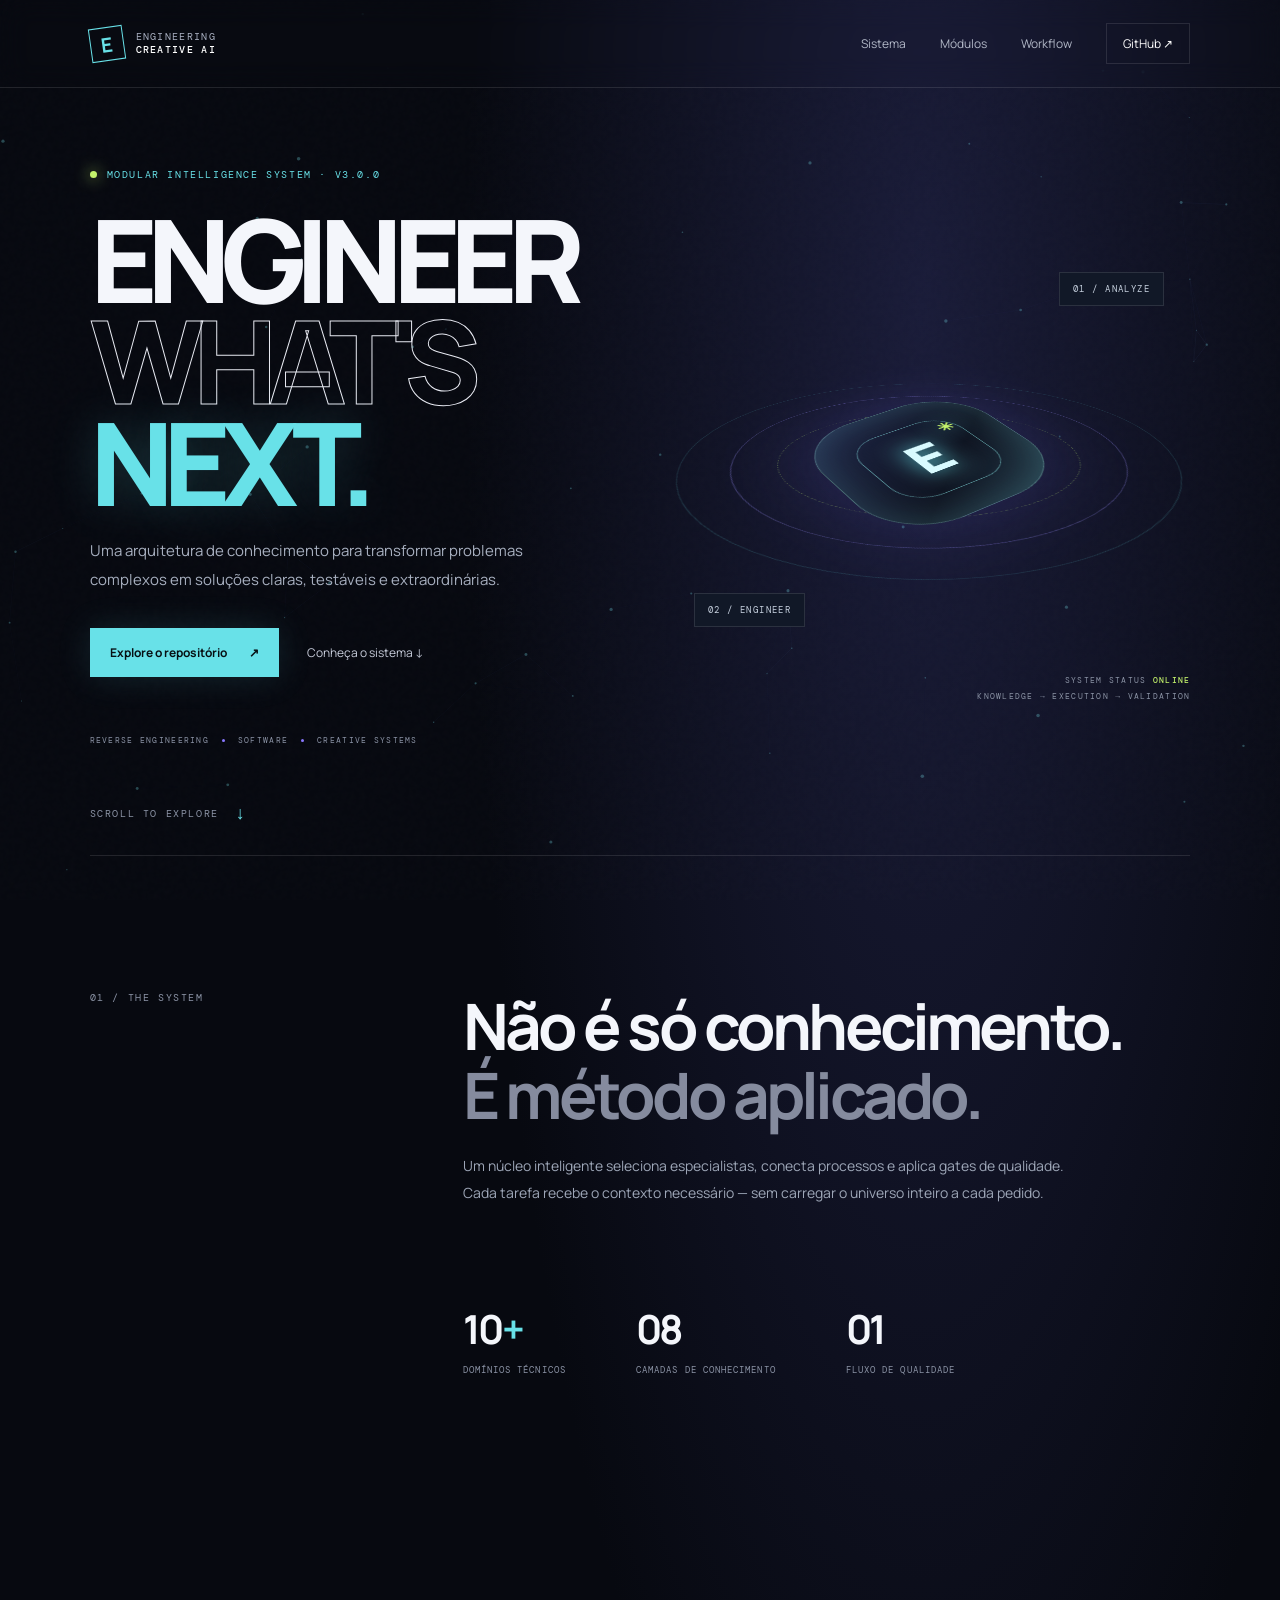
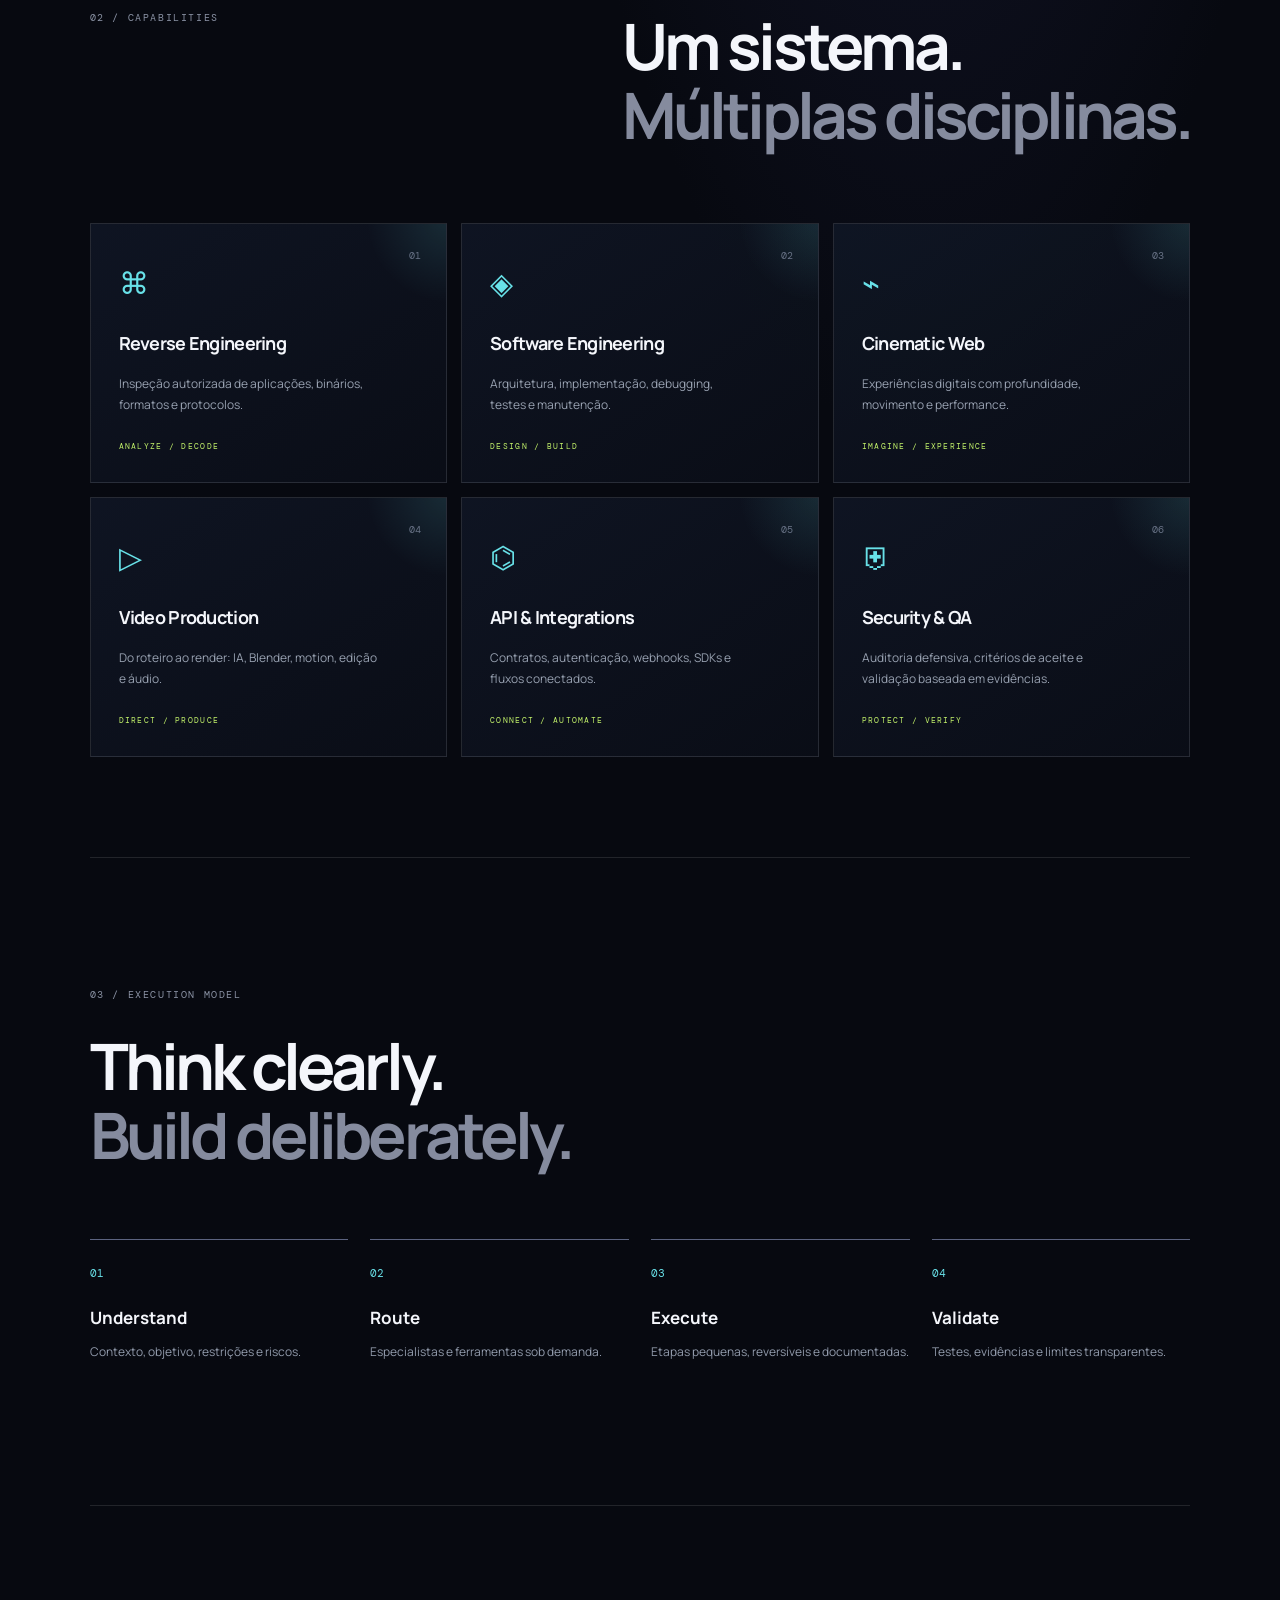
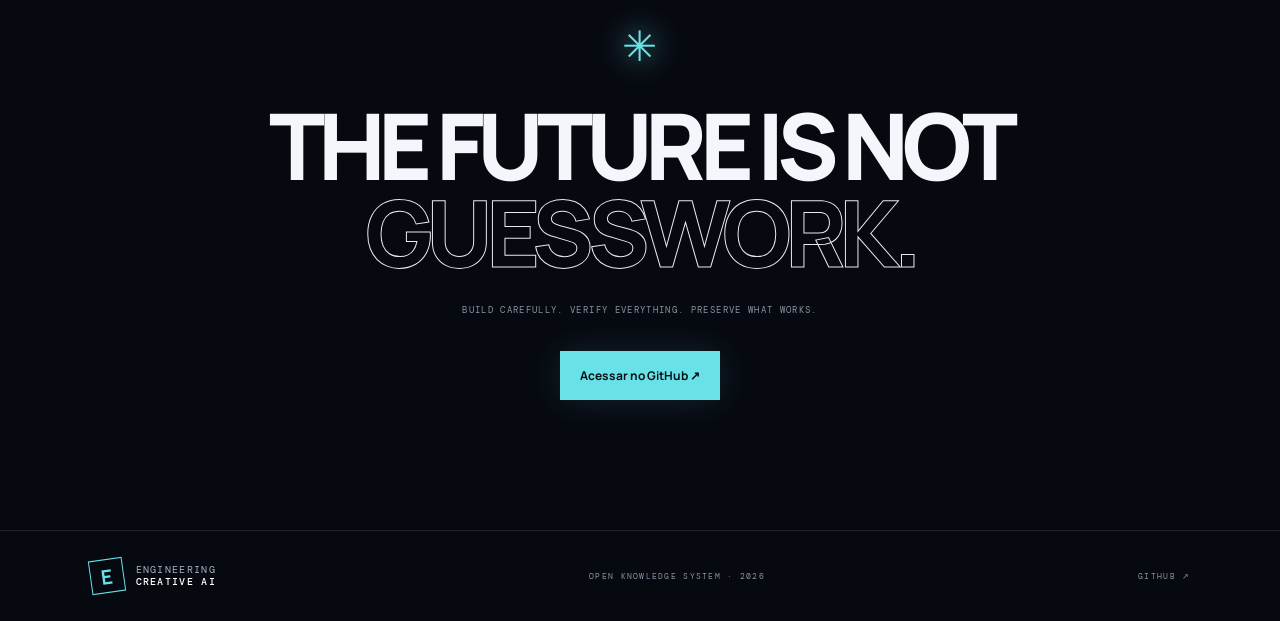
<file: portal/index.html>
<!doctype html>
<html lang="pt-BR">
<head>
  <meta charset="utf-8"><meta name="viewport" content="width=device-width, initial-scale=1">
  <meta name="theme-color" content="#070910">
  <meta name="description" content="Engineering Creative AI — sistema modular de inteligência para engenharia, software, vídeo e experiências digitais.">
  <title>Engineering Creative AI — Build beyond the ordinary</title>
  <link rel="preconnect" href="https://fonts.googleapis.com"><link rel="preconnect" href="https://fonts.gstatic.com" crossorigin>
  <link href="https://fonts.googleapis.com/css2?family=DM+Mono:wght@400;500&family=Manrope:wght@400;500;600;700;800&display=swap" rel="stylesheet">
  <link rel="stylesheet" href="styles.css">
</head>
<body>
  <canvas id="particles" aria-hidden="true"></canvas>
  <div class="noise" aria-hidden="true"></div>
  <header class="nav"><a class="brand" href="#top"><span class="brand-mark">E</span><span>ENGINEERING<br><b>CREATIVE AI</b></span></a><nav><a href="#system">Sistema</a><a href="#modules">Módulos</a><a href="#workflow">Workflow</a><a class="nav-cta" href="https://github.com/LLGGJ/engineering-creative-ai">GitHub ↗</a></nav></header>
  <main id="top">
    <section class="hero section-shell">
      <div class="hero-copy reveal"><div class="eyebrow"><span class="pulse"></span> MODULAR INTELLIGENCE SYSTEM · V3.0.0</div><h1>ENGINEER<br><span>WHAT'S</span><br><em>NEXT.</em></h1><p class="hero-lead">Uma arquitetura de conhecimento para transformar problemas complexos em soluções claras, testáveis e extraordinárias.</p><div class="hero-actions"><a class="button primary" href="https://github.com/LLGGJ/engineering-creative-ai">Explore o repositório <span>↗</span></a><a class="text-link" href="#system">Conheça o sistema <span>↓</span></a></div><div class="hero-meta"><span>REVERSE ENGINEERING</span><i></i><span>SOFTWARE</span><i></i><span>CREATIVE SYSTEMS</span></div></div>
      <div class="hero-visual reveal" aria-label="Composição abstrata 3D representando camadas de inteligência"><div class="orbit orbit-a"></div><div class="orbit orbit-b"></div><div class="orbit orbit-c"></div><div class="core-object"><div class="core-inner">E<span>✳</span></div></div><div class="float-tag tag-top">01 / ANALYZE</div><div class="float-tag tag-bottom">02 / ENGINEER</div><div class="visual-caption">SYSTEM STATUS <b>ONLINE</b><br>KNOWLEDGE → EXECUTION → VALIDATION</div></div>
      <div class="scroll-cue">SCROLL TO EXPLORE <span>↓</span></div>
    </section>
    <section id="system" class="intro section-shell reveal"><div class="section-index">01 / THE SYSTEM</div><div><h2>Não é só conhecimento.<br><span>É método aplicado.</span></h2><p>Um núcleo inteligente seleciona especialistas, conecta processos e aplica gates de qualidade. Cada tarefa recebe o contexto necessário — sem carregar o universo inteiro a cada pedido.</p></div><div class="stat-grid"><div><strong>10<span>+</span></strong><small>DOMÍNIOS TÉCNICOS</small></div><div><strong>08</strong><small>CAMADAS DE CONHECIMENTO</small></div><div><strong>01</strong><small>FLUXO DE QUALIDADE</small></div></div></section>
    <section id="modules" class="modules section-shell"><div class="section-heading reveal"><div class="section-index">02 / CAPABILITIES</div><h2>Um sistema.<br><span>Múltiplas disciplinas.</span></h2></div><div class="module-grid">
      <article class="module-card reveal"><div class="card-number">01</div><div class="card-icon">⌘</div><h3>Reverse Engineering</h3><p>Inspeção autorizada de aplicações, binários, formatos e protocolos.</p><span>ANALYZE / DECODE</span></article>
      <article class="module-card reveal"><div class="card-number">02</div><div class="card-icon">◈</div><h3>Software Engineering</h3><p>Arquitetura, implementação, debugging, testes e manutenção.</p><span>DESIGN / BUILD</span></article>
      <article class="module-card reveal"><div class="card-number">03</div><div class="card-icon">⌁</div><h3>Cinematic Web</h3><p>Experiências digitais com profundidade, movimento e performance.</p><span>IMAGINE / EXPERIENCE</span></article>
      <article class="module-card reveal"><div class="card-number">04</div><div class="card-icon">▷</div><h3>Video Production</h3><p>Do roteiro ao render: IA, Blender, motion, edição e áudio.</p><span>DIRECT / PRODUCE</span></article>
      <article class="module-card reveal"><div class="card-number">05</div><div class="card-icon">⌬</div><h3>API & Integrations</h3><p>Contratos, autenticação, webhooks, SDKs e fluxos conectados.</p><span>CONNECT / AUTOMATE</span></article>
      <article class="module-card reveal"><div class="card-number">06</div><div class="card-icon">⛨</div><h3>Security & QA</h3><p>Auditoria defensiva, critérios de aceite e validação baseada em evidências.</p><span>PROTECT / VERIFY</span></article>
    </div></section>
    <section id="workflow" class="workflow section-shell reveal"><div class="section-index">03 / EXECUTION MODEL</div><h2>Think clearly.<br><span>Build deliberately.</span></h2><div class="steps"><div><b>01</b><h3>Understand</h3><p>Contexto, objetivo, restrições e riscos.</p></div><div><b>02</b><h3>Route</h3><p>Especialistas e ferramentas sob demanda.</p></div><div><b>03</b><h3>Execute</h3><p>Etapas pequenas, reversíveis e documentadas.</p></div><div><b>04</b><h3>Validate</h3><p>Testes, evidências e limites transparentes.</p></div></div></section>
    <section class="manifesto section-shell reveal"><div class="manifesto-mark">✳</div><p>THE FUTURE IS NOT<br><span>GUESSWORK.</span></p><small>BUILD CAREFULLY. VERIFY EVERYTHING. PRESERVE WHAT WORKS.</small><a class="button primary" href="https://github.com/LLGGJ/engineering-creative-ai">Acessar no GitHub ↗</a></section>
  </main>
  <footer><a class="brand" href="#top"><span class="brand-mark">E</span><span>ENGINEERING<br><b>CREATIVE AI</b></span></a><span>OPEN KNOWLEDGE SYSTEM · 2026</span><a href="https://github.com/LLGGJ/engineering-creative-ai">GITHUB ↗</a></footer>
  <script src="script.js"></script>
</body></html>
</file>
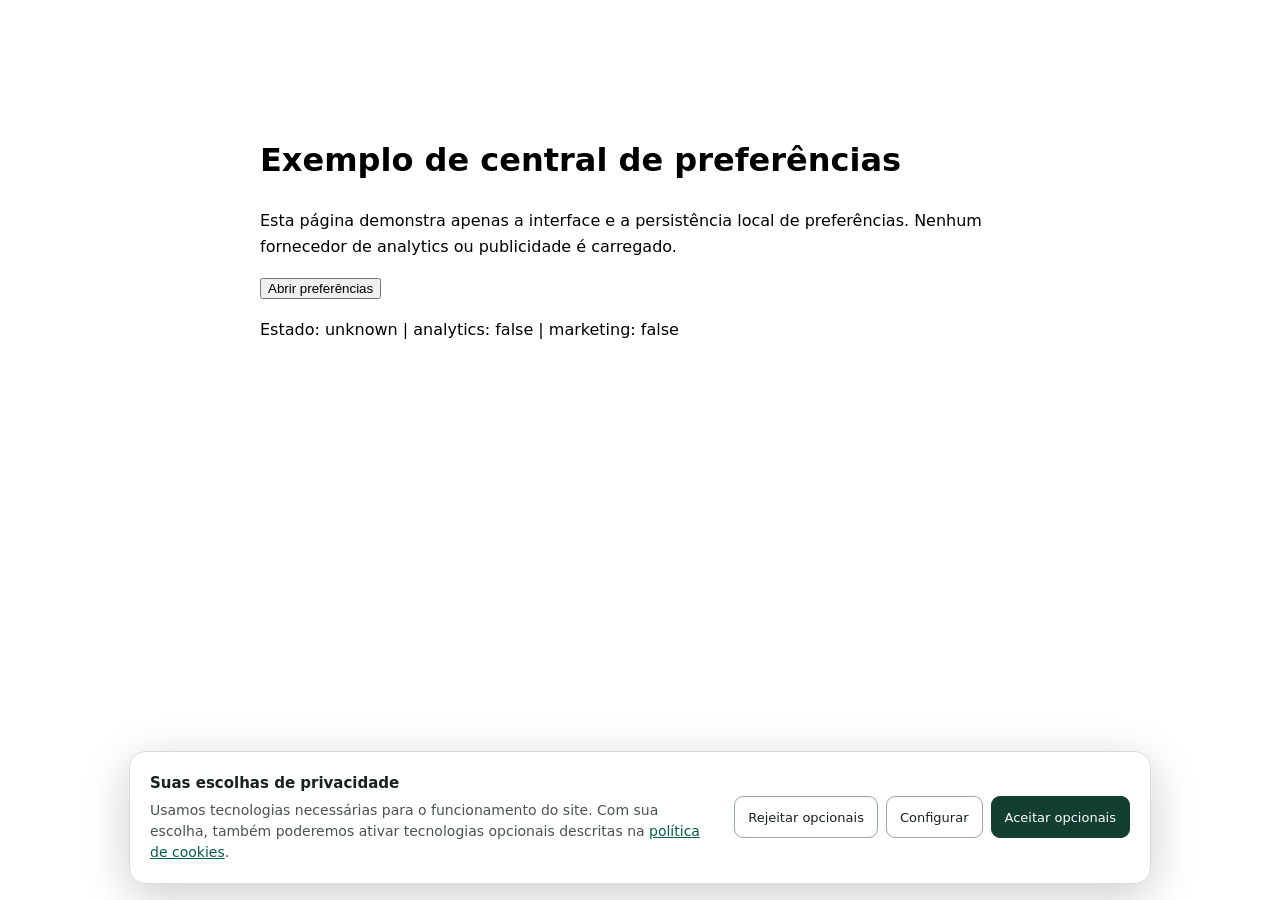
<file: WEB/LEGAL-COMPLIANCE/COOKIE-CONSENT-EXAMPLE/demo.html>
<!doctype html>
<html lang="pt-BR">
<head>
  <meta charset="utf-8">
  <meta name="viewport" content="width=device-width, initial-scale=1">
  <title>Demonstração — preferências de cookies</title>
  <link rel="stylesheet" href="cookie-consent.css">
  <script defer src="cookie-consent.js"></script>
</head>
<body>
  <main style="max-width:760px;margin:10vh auto;padding:24px;font:16px/1.6 system-ui">
    <h1>Exemplo de central de preferências</h1>
    <p>Esta página demonstra apenas a interface e a persistência local de preferências. Nenhum fornecedor de analytics ou publicidade é carregado.</p>
    <button type="button" onclick="window.CookieConsent?.openPreferences()">Abrir preferências</button>
    <p id="choice" aria-live="polite">Aguardando inicialização…</p>
  </main>
  <script>
    window.addEventListener("cookieconsent:ready", (event) => {
      const output = document.getElementById("choice");
      const update = (state) => output.textContent = "Estado: " + state.status + " | analytics: " + state.categories.analytics + " | marketing: " + state.categories.marketing;
      update(event.detail);
      window.addEventListener("cookieconsent:change", (change) => update(change.detail));
    });
  </script>
</body>
</html>
</file>
<file: portal/styles.css>
:root{--bg:#070910;--panel:#101521;--text:#f4f6fb;--muted:#8b93a5;--line:rgba(255,255,255,.11);--cyan:#68e1e8;--violet:#8a78ff;--lime:#c4f36b;--font:'Manrope',sans-serif;--mono:'DM Mono',monospace}*{box-sizing:border-box}html{scroll-behavior:smooth}body{margin:0;background:radial-gradient(ellipse at 72% 8%,#1a1c39 0,transparent 35%),var(--bg);color:var(--text);font-family:var(--font);overflow-x:hidden}a{color:inherit;text-decoration:none}#particles{position:fixed;inset:0;width:100%;height:100%;z-index:0;pointer-events:none;opacity:.55}.noise{position:fixed;inset:0;pointer-events:none;z-index:1;opacity:.035;background-image:url("data:image/svg+xml,%3Csvg viewBox='0 0 180 180' xmlns='http://www.w3.org/2000/svg'%3E%3Cfilter id='n'%3E%3CfeTurbulence type='fractalNoise' baseFrequency='.9' numOctaves='3' stitchTiles='stitch'/%3E%3C/filter%3E%3Crect width='100%25' height='100%25' filter='url(%23n)' opacity='.5'/%3E%3C/svg%3E")}.nav,main,footer{position:relative;z-index:2}.nav{height:88px;padding:0 7vw;display:flex;align-items:center;justify-content:space-between;border-bottom:1px solid var(--line);backdrop-filter:blur(14px)}.brand{display:flex;gap:12px;align-items:center;font:10px/1.25 var(--mono);letter-spacing:.13em;color:#a9b0c1}.brand b{color:white;font-weight:500}.brand-mark{width:34px;height:34px;display:grid;place-items:center;border:1px solid var(--cyan);color:var(--cyan);font:700 20px var(--font);transform:rotate(-8deg)}nav{display:flex;gap:34px;align-items:center;font-size:12px;color:#b2b8c7}nav a{transition:color .2s}nav a:hover,.text-link:hover{color:var(--cyan)}.nav-cta{padding:11px 16px;border:1px solid var(--line);color:white}.section-shell{width:min(1180px,86vw);margin:0 auto}.hero{min-height:720px;display:grid;grid-template-columns:1.05fr .95fr;align-items:center;position:relative;padding:80px 0 110px}.eyebrow,.section-index,.hero-meta,.float-tag,.visual-caption,.scroll-cue,.module-card>span,footer>span,footer>a:last-child{font:10px var(--mono);letter-spacing:.16em;color:var(--muted)}.eyebrow{color:var(--cyan);display:flex;align-items:center;gap:10px}.pulse{width:7px;height:7px;border-radius:50%;background:var(--lime);box-shadow:0 0 15px var(--lime);animation:pulse 2s infinite}.hero h1{font-size:clamp(64px,9vw,124px);line-height:.88;letter-spacing:-.09em;margin:28px 0 24px;font-weight:800}.hero h1 span{color:transparent;-webkit-text-stroke:1px #e8eaf2}.hero h1 em{font-style:normal;color:var(--cyan);text-shadow:0 0 48px #68e1e833}.hero-lead{max-width:440px;color:#a7afbf;font-size:15px;line-height:1.9}.hero-actions{display:flex;align-items:center;gap:28px;margin-top:34px}.button{display:inline-flex;align-items:center;gap:22px;padding:16px 20px;font-size:12px;font-weight:700}.primary{background:var(--cyan);color:#071014;box-shadow:0 0 35px #68e1e822;transition:transform .25s,box-shadow .25s}.primary:hover{transform:translateY(-3px);box-shadow:0 10px 45px #68e1e844}.text-link{font-size:12px;color:#c7ccda}.hero-meta{display:flex;align-items:center;gap:13px;margin-top:58px;font-size:8px}.hero-meta i{width:3px;height:3px;background:var(--violet);border-radius:50%}.hero-visual{height:510px;position:relative;display:grid;place-items:center;perspective:900px}.core-object{width:205px;height:205px;border-radius:35%;display:grid;place-items:center;background:linear-gradient(140deg,#20274a,#101522 60%,#243b4a);border:1px solid #a7f8f455;box-shadow:inset 0 0 50px #7ce7e833,0 0 100px #756aff33;transform:rotateX(58deg) rotateZ(-35deg);animation:float 7s ease-in-out infinite}.core-inner{width:125px;height:125px;border:1px solid #8ce8e888;border-radius:30%;display:grid;place-items:center;font-size:70px;font-weight:800;color:#d9fbff;position:relative;text-shadow:0 0 30px var(--cyan)}.core-inner span{position:absolute;font-size:22px;right:4px;top:8px;color:var(--lime)}.orbit{position:absolute;border:1px solid #9b91ff55;border-radius:50%;transform:rotateX(68deg) rotateZ(-25deg)}.orbit-a{width:390px;height:390px;animation:spin 24s linear infinite}.orbit-b{width:490px;height:490px;border-color:#68e1e82b;transform:rotateX(68deg) rotateZ(35deg);animation:spin 34s linear infinite reverse}.orbit-c{width:300px;height:300px;border-style:dashed;border-color:#c4f36b55;transform:rotateX(70deg) rotateZ(80deg);animation:spin 40s linear infinite}.float-tag{position:absolute;padding:10px 13px;background:#111827;border:1px solid var(--line);font-size:9px;color:#c7d1df}.tag-top{top:70px;right:5%}.tag-bottom{bottom:85px;left:5%}.visual-caption{position:absolute;right:0;bottom:8px;text-align:right;line-height:2;font-size:8px}.visual-caption b{color:var(--lime);font-weight:500}.scroll-cue{position:absolute;bottom:30px;left:0;display:flex;gap:16px;align-items:center}.scroll-cue span{color:var(--cyan);font-size:18px}.intro{padding:135px 0;display:grid;grid-template-columns:.65fr 1.4fr;gap:35px;border-top:1px solid var(--line)}h2{font-size:clamp(38px,5vw,66px);line-height:1.08;letter-spacing:-.06em;margin:0 0 24px}.intro h2 span,.section-heading h2 span,.workflow h2 span{color:#858b9e}.intro p{max-width:620px;color:#9da6b7;line-height:1.9;font-size:14px}.stat-grid{grid-column:2;display:flex;gap:70px;margin-top:45px}.stat-grid strong{font-size:40px;letter-spacing:-.06em}.stat-grid strong span{color:var(--cyan)}.stat-grid small{display:block;font:9px var(--mono);letter-spacing:.12em;color:var(--muted);margin-top:8px}.modules{padding:100px 0}.section-heading{display:flex;justify-content:space-between;align-items:flex-start;margin-bottom:50px}.section-heading h2{min-width:50%;}.module-grid{display:grid;grid-template-columns:repeat(3,1fr);gap:14px}.module-card{min-height:260px;padding:28px;background:linear-gradient(145deg,#111827cc,#0b0f18cc);border:1px solid var(--line);position:relative;overflow:hidden;transition:transform .3s,border-color .3s,background .3s}.module-card:before{content:"";position:absolute;width:170px;height:170px;right:-90px;top:-90px;background:radial-gradient(circle,#68e1e822,transparent 70%);transition:transform .4s}.module-card:hover{transform:translateY(-7px);border-color:#68e1e877;background:#131b29}.module-card:hover:before{transform:scale(2)}.card-number{position:absolute;right:25px;top:25px;font:10px var(--mono);color:#697387}.card-icon{font-size:30px;color:var(--cyan);margin:10px 0 28px}.module-card h3{font-size:18px;letter-spacing:-.04em}.module-card p{font-size:12px;line-height:1.8;color:#98a1b1;max-width:260px;min-height:44px}.module-card>span{display:block;margin-top:24px;font-size:8px;color:var(--lime)}.workflow{padding:130px 0;border-top:1px solid var(--line)}.workflow h2{margin-top:30px}.steps{display:grid;grid-template-columns:repeat(4,1fr);gap:22px;margin-top:70px}.steps>div{border-top:1px solid #5b6380;padding-top:20px}.steps b{font:11px var(--mono);color:var(--cyan)}.steps h3{font-size:17px;margin:24px 0 10px}.steps p{font-size:12px;line-height:1.8;color:#929bac}.manifesto{padding:110px 0 130px;text-align:center;border-top:1px solid var(--line);display:flex;flex-direction:column;align-items:center}.manifesto-mark{font-size:42px;color:var(--cyan);text-shadow:0 0 30px var(--cyan);animation:spin 20s linear infinite}.manifesto p{font-size:clamp(45px,8vw,92px);line-height:.95;letter-spacing:-.08em;font-weight:800;margin:28px 0}.manifesto p span{color:transparent;-webkit-text-stroke:1px #e8eaf2}.manifesto small{font:9px var(--mono);letter-spacing:.15em;color:var(--muted);margin-bottom:35px}footer{border-top:1px solid var(--line);padding:28px 7vw;display:flex;justify-content:space-between;align-items:center}footer>span,footer>a:last-child{font-size:8px}.reveal{opacity:0;transform:translateY(24px);transition:opacity .8s ease,transform .8s ease}.reveal.visible{opacity:1;transform:translateY(0)}@keyframes pulse{50%{opacity:.35;box-shadow:0 0 3px var(--lime)}}@keyframes float{0%,100%{transform:translateY(0) rotateX(58deg) rotateZ(-35deg)}50%{transform:translateY(-18px) rotateX(62deg) rotateZ(-28deg)}}@keyframes spin{to{rotate:360deg}}@media(max-width:800px){.nav{padding:0 6vw;height:74px}nav{gap:14px}nav a:not(.nav-cta){display:none}.hero{grid-template-columns:1fr;padding:80px 0 100px}.hero-visual{height:400px;grid-row:1}.hero-copy{grid-row:2}.hero h1{font-size:clamp(65px,16vw,100px)}.intro{grid-template-columns:1fr;padding:90px 0}.stat-grid{grid-column:1;gap:30px;flex-wrap:wrap}.section-heading{display:block}.module-grid{grid-template-columns:repeat(2,1fr)}.steps{grid-template-columns:repeat(2,1fr)}.visual-caption{right:5%}}@media(max-width:520px){.section-shell{width:88vw}.hero-visual{height:330px}.orbit-a{width:280px;height:280px}.orbit-b{width:350px;height:350px}.orbit-c{width:220px;height:220px}.core-object{width:155px;height:155px}.core-inner{width:95px;height:95px;font-size:52px}.module-grid{grid-template-columns:1fr}.module-card{min-height:220px}.steps{grid-template-columns:1fr 1fr;gap:30px 18px}.stat-grid{gap:24px}.stat-grid strong{font-size:32px}.hero-actions{gap:18px;flex-wrap:wrap}.hero-meta{font-size:7px;gap:8px}.manifesto small{line-height:2}footer{gap:18px;flex-wrap:wrap}footer>span{order:3;width:100%}}@media(prefers-reduced-motion:reduce){*,*::before,*::after{scroll-behavior:auto!important;animation-duration:.01ms!important;animation-iteration-count:1!important;transition-duration:.01ms!important}.reveal{opacity:1;transform:none}}
</file>
<file: WEB/LEGAL-COMPLIANCE/COOKIE-CONSENT-EXAMPLE/cookie-consent.css>
.eca-consent { font: 15px/1.5 system-ui, sans-serif; color: #17211d; }
.eca-consent [hidden] { display: none !important; }
.eca-consent__banner { position: fixed; z-index: 99999; inset: auto 16px 16px; display: flex; gap: 24px; align-items: center; justify-content: space-between; max-width: 980px; margin-inline: auto; padding: 20px; background: #fff; border: 1px solid #d7ded9; border-radius: 16px; box-shadow: 0 12px 48px #0003; }
.eca-consent__copy { max-width: 560px; }
.eca-consent__copy p, .eca-consent__panel p { margin: 6px 0 0; color: #48554e; font-size: 14px; }
.eca-consent a { color: #075f46; text-decoration: underline; }
.eca-consent__actions { display: flex; flex-wrap: wrap; gap: 8px; }
.eca-consent button { min-height: 42px; padding: 9px 13px; border: 1px solid #9aa79f; border-radius: 9px; background: #fff; color: #17211d; font: inherit; font-size: 13px; cursor: pointer; }
.eca-consent button:focus-visible, .eca-consent input:focus-visible { outline: 3px solid #176bce; outline-offset: 3px; }
.eca-consent button.eca-primary { background: #123f31; color: #fff; border-color: #123f31; }
.eca-consent__reopen { position: fixed; z-index: 99998; left: 16px; bottom: 16px; box-shadow: 0 4px 20px #0002; }
.eca-consent__dialog { position: fixed; z-index: 100000; inset: 0; display: grid; place-items: center; padding: 16px; background: #07130dcc; }
.eca-consent__panel { width: min(100%, 520px); max-height: 90vh; overflow: auto; padding: 24px; border-radius: 16px; background: #fff; box-shadow: 0 18px 60px #0005; }
.eca-consent__panel h2 { margin: 0; font-size: 22px; }
.eca-category { display: flex; align-items: center; justify-content: space-between; gap: 16px; padding: 14px 0; border-bottom: 1px solid #e1e7e3; }
.eca-category span { display: grid; gap: 3px; }
.eca-category small { color: #59665e; }
.eca-category input { width: 20px; height: 20px; accent-color: #145d46; }
.eca-consent__panel form { margin-top: 18px; }
.eca-consent__panel .eca-consent__actions { justify-content: flex-end; margin-top: 18px; }
@media (max-width: 720px) {
  .eca-consent__banner { inset: auto 10px 10px; display: block; padding: 16px; }
  .eca-consent__actions { display: grid; grid-template-columns: 1fr; margin-top: 14px; }
  .eca-consent__actions button { width: 100%; }
}
@media (prefers-reduced-motion: reduce) { .eca-consent *, .eca-consent *::before, .eca-consent *::after { scroll-behavior: auto !important; animation-duration: .01ms !important; transition-duration: .01ms !important; } }
</file>
